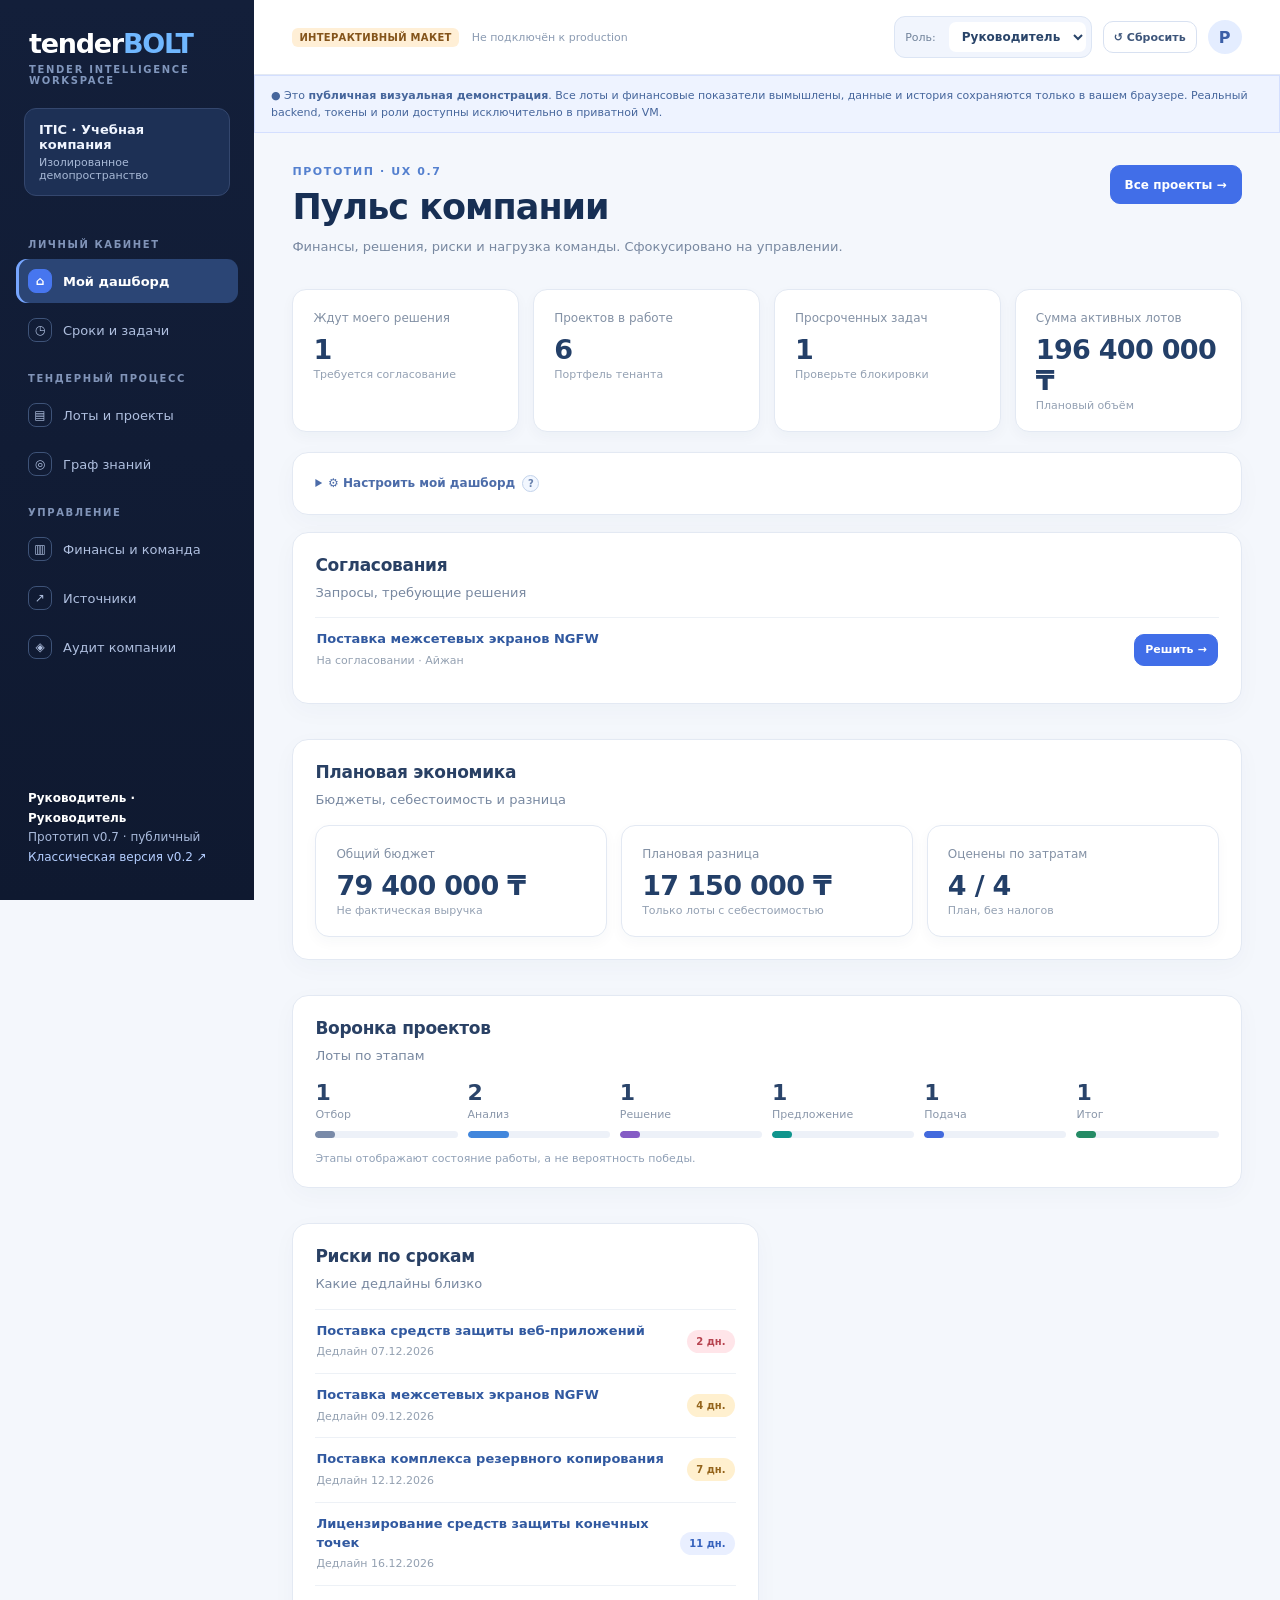
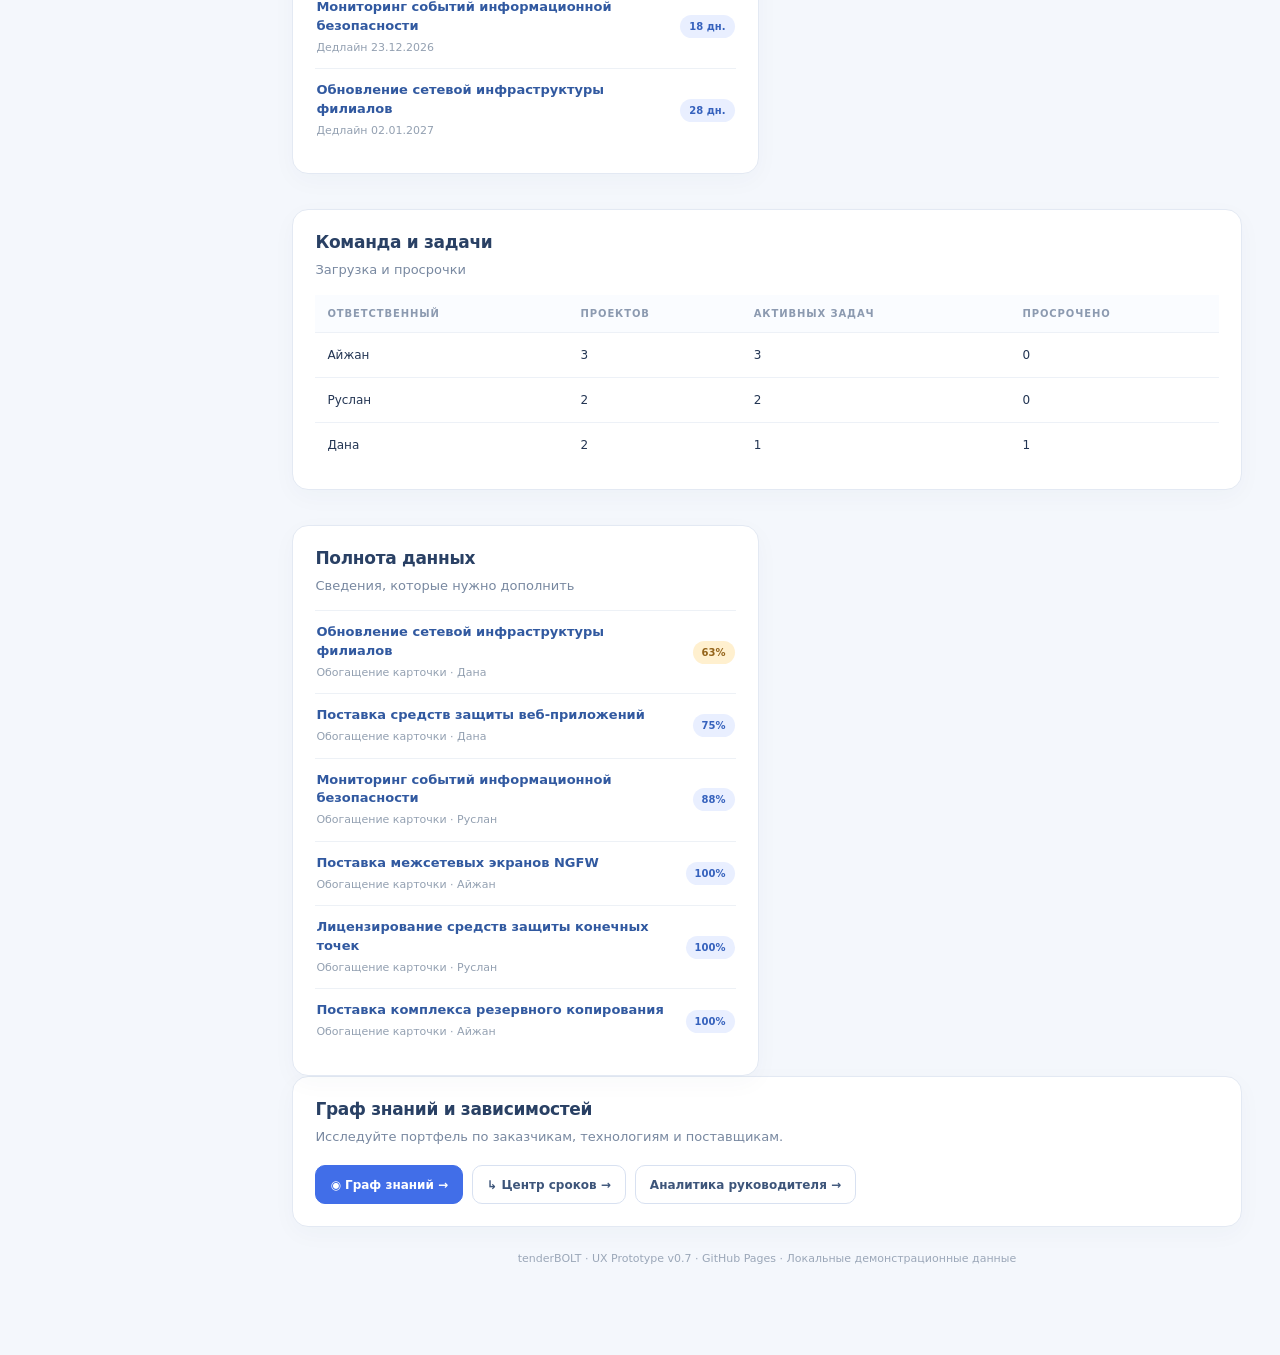
<file: index.html>
<!doctype html>
<html lang="ru">
<head>
  <meta charset="utf-8">
  <meta name="viewport" content="width=device-width,initial-scale=1">
  <meta name="theme-color" content="#111d38">
  <meta name="description" content="tenderBOLT — интерактивный статический UX-прототип руководителя и оператора с дашбордами, карточками, графом и аудитом">
  <title>tenderBOLT — интерактивный прототип v0.7</title>
  <link rel="stylesheet" href="./prototype.css">
</head>
<body>
  <div id="app" aria-live="polite"></div>
  <noscript>Для интерактивного прототипа нужен JavaScript. Исходная статическая версия доступна по адресу classic.html.</noscript>
  <script src="./prototype.js" defer></script>
</body>
</html>
</file>
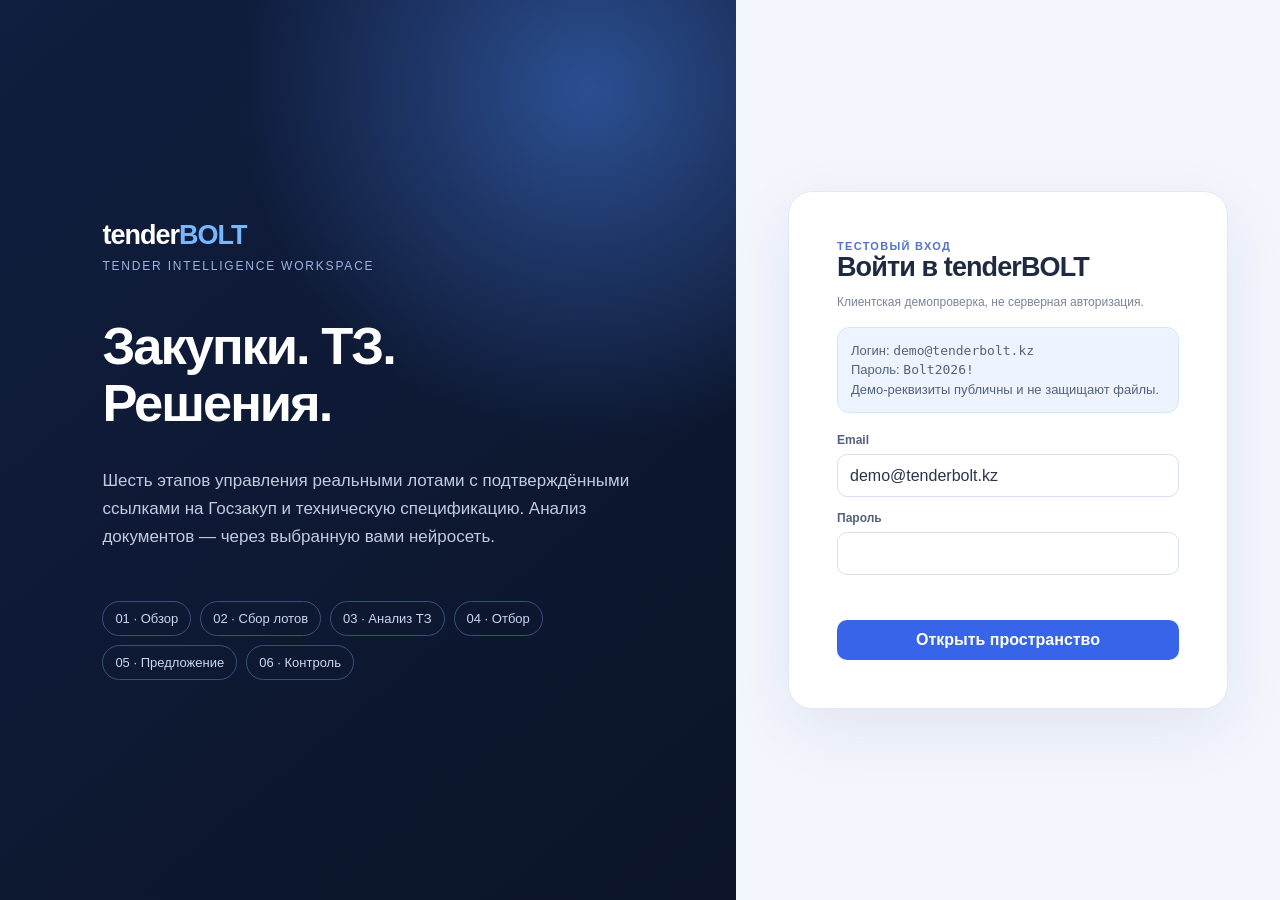
<file: classic.html>
<!doctype html>
<html lang="ru">
<head>
  <meta charset="utf-8">
  <meta name="viewport" content="width=device-width,initial-scale=1">
  <meta name="theme-color" content="#0b1428">
  <meta name="description" content="tenderBOLT — рабочее пространство по тендерам Казахстана, демонстрационный MVP">
  <title>tenderBOLT — классическое демо v0.2</title>
  <link rel="stylesheet" href="./styles.css">
</head>
<body>
  <div id="app" aria-live="polite"></div>
  <script src="./app.js" defer></script>
</body>
</html>
</file>
<file: prototype.css>
:root{color-scheme:light;font-family:Inter,ui-sans-serif,system-ui,-apple-system,"Segoe UI",Arial,sans-serif;--nav:#111d38;--nav-soft:#23395f;--primary:#416de6;--deep:#1b3156;--text:#233553;--muted:#7888a0;--line:#e3e9f3;--page:#f4f7fc;--green:#18875b;--amber:#ad761e;--red:#c34950;--blue:#3764de;--purple:#875cbe;--teal:#008e92;box-sizing:border-box}
*{box-sizing:border-box}body{margin:0;background:var(--page);color:var(--text)}button,input,textarea,select{font:inherit}button{cursor:pointer}a{color:#315bd1;text-decoration:none}a:hover{text-decoration:underline}button:focus-visible,a:focus-visible,select:focus-visible,input:focus-visible,textarea:focus-visible,summary:focus-visible{outline:3px solid #95b2ff;outline-offset:2px}.app{min-height:100vh;display:grid;grid-template-columns:254px minmax(0,1fr)}
.sidebar{background:linear-gradient(180deg,#131f3a,#0f1930);color:#d7e2fc;padding:28px 16px;display:flex;flex-direction:column;min-height:100vh;position:sticky;top:0;height:100vh;overflow-y:auto}
.logo{font-size:27px;font-weight:850;letter-spacing:-1.25px;color:#fff;padding:0 13px}.logo span{color:#70b7ff}.brand-note{margin:5px 13px 22px;font-size:10px;font-weight:800;color:#8096bc;text-transform:uppercase;letter-spacing:1.7px}.workspace-pill{margin:0 8px 22px;background:#1d3055;border:1px solid #34476e;border-radius:12px;padding:13px 14px}.workspace-pill strong{display:block;color:#f0f5ff;font-size:13px}.workspace-pill small{display:block;color:#a7b8d6;font-size:11px;margin-top:4px}.nav-heading{font-size:10px;color:#8194b8;text-transform:uppercase;letter-spacing:1.6px;font-weight:800;margin:21px 12px 9px}
.nav{display:flex;flex-direction:column;gap:5px}.nav a{padding:10px 12px;display:flex;align-items:center;gap:11px;border-radius:11px;color:#afbfdf;font-size:13px}.nav a:hover{background:#1c3056;color:#fff;text-decoration:none}.nav a.active{background:#2b4575;color:#fff;font-weight:740;box-shadow:inset 3px 0 #77a6ff}.nav-icon{width:24px;height:24px;border:1px solid #3e5378;display:inline-grid;place-items:center;border-radius:8px;font-size:12px;flex:none}.nav a.active .nav-icon{background:#4776ef;border-color:#4776ef}
.sidebar-foot{margin-top:auto;padding:22px 12px 4px;font-size:12px;color:#a9badb;line-height:1.65}.sidebar-foot strong{color:white}.sidebar-foot a{color:#b4ceff}.demo-label{display:inline-flex;align-items:center;background:#ffefd6;color:#84541b;font-size:10px;font-weight:850;border-radius:6px;padding:4px 7px;letter-spacing:.3px}
.main{min-width:0}.topbar{background:#fff;border-bottom:1px solid var(--line);height:75px;display:flex;align-items:center;justify-content:space-between;gap:14px;padding:13px clamp(18px,3vw,43px)}.topbar-left{display:flex;align-items:center;gap:13px;min-width:0}.topbar-left .tiny{color:#8b9bb2;font-size:11px}.role-switch{display:flex;align-items:center;gap:8px;background:#f1f5fd;border:1px solid #dce5f4;border-radius:11px;padding:5px}.role-switch label{font-size:11px;color:#71839b;margin:0 5px}.role-switch select{border:none;background:#fff;padding:7px 9px;border-radius:7px;font-size:12px;font-weight:750;color:#294469}.top-actions{display:flex;align-items:center;gap:11px}.circle{height:34px;width:34px;border-radius:50%;display:grid;place-items:center;background:#e4edff;font-weight:850;color:#3a5ea7}.content{max-width:1570px;margin:auto;padding:32px clamp(18px,3vw,43px) 65px}.eyebrow{font-size:11px;letter-spacing:1.6px;color:#5480cf;text-transform:uppercase;font-weight:850}.heading{display:flex;align-items:flex-start;justify-content:space-between;gap:18px;margin-bottom:25px}.heading h1{font-size:clamp(25px,2.9vw,35px);letter-spacing:-1px;margin:8px 0;color:#172f54;line-height:1.2}.subtitle{font-size:13px;line-height:1.65;color:var(--muted);margin:6px 0}.heading-actions{display:flex;gap:8px;align-items:center;flex-wrap:wrap}.btn{display:inline-flex;align-items:center;justify-content:center;gap:8px;border-radius:10px;padding:10px 14px;border:1px solid #d8e1f1;background:white;color:#3d557a;font-size:12px;font-weight:750;min-height:39px;white-space:nowrap}.btn:hover{background:#f5f8fe;text-decoration:none}.btn.primary{background:#416ee8;border-color:#416ee8;color:white}.btn.primary:hover{background:#325ccd}.btn.ghost{border:none;background:transparent}.btn.warn{color:#a94741;border-color:#e9c6c3}.btn:disabled{cursor:not-allowed;opacity:.5}.btn.small{font-size:11px;min-height:32px;padding:7px 10px}.btn.icononly{padding:7px 10px}.card{background:#fff;border:1px solid var(--line);border-radius:16px;box-shadow:0 7px 25px #16345b08;padding:22px;min-width:0}.card+.card{margin-top:18px}.card h2{font-size:17px;letter-spacing:-.3px;margin:0 0 7px;color:#294064}.card h3{font-size:13px;margin:0 0 8px;color:#345077}.hint{padding:11px 14px;background:#edf4ff;border:1px solid #d9e6ff;border-radius:10px;font-size:12px;color:#577099;line-height:1.6;margin:12px 0}.notice{padding:13px 15px;border-radius:11px;font-size:12px;line-height:1.55;margin:0 0 17px;background:#fff7e7;border:1px solid #f0ddb5;color:#8a6521}.notice.blue{background:#edf4ff;border-color:#d6e4fc;color:#4e6a99}.notice.green{background:#eaf9f1;border-color:#c5ecd7;color:#28754d}.notice.red{background:#fff0f0;border-color:#f2d0d0;color:#a44343}.help{display:inline-grid;place-items:center;border:1px solid #c3d3eb;background:#f2f7ff;color:#6982ad;width:17px;height:17px;border-radius:50%;font-size:10px;font-weight:850;vertical-align:middle;margin-left:3px;cursor:help}.muted{color:var(--muted)}.small{font-size:11px}.fine{font-size:11px;color:#90a0b6}.strong{font-weight:800}.tag{font-size:10px;font-weight:800;display:inline-flex;align-items:center;gap:5px;border-radius:99px;padding:6px 9px;background:#eef2f7;color:#64748a;white-space:nowrap}.tag.green{background:#e2f5ea;color:#128153}.tag.blue{background:#e9efff;color:#3662bd}.tag.amber{background:#fff0cf;color:#94641b}.tag.red{background:#ffe5e9;color:#b74450}.tag.purple{background:#efe9fd;color:#8355bd}.tag.teal{background:#def5f3;color:#137f7a}.tag.grey{background:#edf0f6;color:#65738a}.tag.dark{background:#dde4f2;color:#355079}
.metrics{display:grid;grid-template-columns:repeat(4,minmax(0,1fr));gap:14px;margin-bottom:20px}.metric{padding:19px 20px;border:1px solid var(--line);background:white;border-radius:14px;box-shadow:0 5px 14px #1b366109}.metric small{display:block;color:#8391a5;font-size:12px;line-height:1.5}.metric strong{display:block;font-size:27px;margin-top:7px;color:#233f68;letter-spacing:-.7px;overflow-wrap:anywhere}.metric em{font-size:11px;font-style:normal;color:#94a1b3;margin-top:3px;display:block}.grid2{display:grid;grid-template-columns:minmax(0,1.2fr) minmax(0,1fr);gap:17px}.grid3{display:grid;grid-template-columns:repeat(3,minmax(0,1fr));gap:17px}.dash-grid{display:grid;grid-template-columns:repeat(2,minmax(0,1fr));gap:17px;align-items:start}.dash-grid .wide{grid-column:span 2}.card-title{display:flex;justify-content:space-between;align-items:start;gap:12px;margin-bottom:14px}.card-title p{margin:0}.listrow{display:flex;align-items:center;gap:13px;justify-content:space-between;padding:12px 1px;border-top:1px solid #edf1f6;min-width:0}.listrow:first-child{border-top:none}.listrow strong{display:block;font-size:13px;line-height:1.45;color:#334c70}.listrow small{display:block;font-size:11px;color:#93a0b1;margin-top:4px;line-height:1.5}.listrow a{color:#3159a0}.listrow .right{flex-shrink:0}.empty{text-align:center;color:#8d9aae;font-size:12px;padding:30px 14px;border:1px dashed #dae4f1;border-radius:12px;background:#f9fbff}.pill-dot{display:inline-block;width:8px;height:8px;border-radius:50%;margin-right:7px}.priority{font-size:11px;font-weight:800}.priority.high{color:#a46d16}.priority.critical{color:#ba444c}.priority.normal{color:#49709b}.priority.low{color:#7a8fa2}
.pipeline{display:grid;grid-template-columns:repeat(6,minmax(0,1fr));gap:10px}.phase strong{display:block;font-size:22px;color:#2a446a}.phase small{display:block;color:#8a97aa;font-size:11px;margin:3px 0 10px}.track{height:7px;background:#edf1f8;border-radius:10px;overflow:hidden}.track i{display:block;height:100%;border-radius:10px;background:#416de6}.phase:nth-child(1) .track i{background:#798aa8}.phase:nth-child(2) .track i{background:#4186dc}.phase:nth-child(3) .track i{background:#855cc5}.phase:nth-child(4) .track i{background:#10958d}.phase:nth-child(5) .track i{background:#436add}.phase:nth-child(6) .track i{background:#258b65}
.tablewrap{width:100%;overflow-x:auto}table{border-collapse:collapse;width:100%;min-width:720px;text-align:left}th{font-size:10px;letter-spacing:.9px;text-transform:uppercase;color:#8c9ab0;background:#fafcff}td,th{padding:13px 12px;border-bottom:1px solid #edf1f7;vertical-align:middle}td{font-size:12px;line-height:1.5}tbody tr:hover td{background:#fafcff}tr:last-child td{border-bottom:0}.click-row{cursor:pointer}.click-row:focus-visible{outline:3px solid #8fb1ff}.table-title{font-weight:800;color:#315278;font-size:13px}.table-sub{display:block;color:#95a2b5;font-size:11px;margin-top:5px}.toolbar{display:flex;gap:11px;align-items:center;flex-wrap:wrap;margin-bottom:17px}.toolbar input{flex:1 1 250px}.toolbar select{flex:0 1 210px}
.field{width:100%;border:1px solid #d9e3f0;border-radius:10px;min-height:40px;padding:10px 12px;font-size:12px;background:white;color:#304966}.field:focus{border-color:#7195f9}.field.textarea{resize:vertical;min-height:86px;line-height:1.6}.form-grid{display:grid;grid-template-columns:repeat(2,minmax(0,1fr));gap:14px}.form-grid label{display:block;font-size:12px;color:#536a85;font-weight:750}.form-grid .full{grid-column:1/-1}.form-grid label .field{margin-top:6px}.form-grid small{display:block;color:#899ab1;font-weight:400;margin-top:5px}.form-actions{display:flex;gap:9px;align-items:center;justify-content:flex-start;flex-wrap:wrap;margin-top:18px}
.tabs{display:flex;align-items:center;gap:5px;flex-wrap:wrap;background:#edf2fa;border:1px solid #e0e8f4;padding:5px;border-radius:11px;margin-bottom:18px;width:max-content;max-width:100%}.tab{border:0;background:transparent;border-radius:8px;color:#6a7f9d;font-size:12px;padding:9px 12px;font-weight:760;white-space:nowrap}.tab.active{background:white;color:#315cb1;box-shadow:0 2px 6px #2d4e751a}
.steps{display:grid;grid-template-columns:repeat(6,minmax(0,1fr));gap:6px;margin-top:16px}.step{border-top:5px solid #dfe5f1;border-radius:5px;background:#f5f7fb;padding:12px 8px;color:#8793a5;min-height:69px}.step strong{font-size:11px;display:block;margin-bottom:7px}.step small{font-size:11px}.step.done{background:#edf9f2;border-top-color:#258c63;color:#297350}.step.current{background:#eaf2ff;border-top-color:#436fe4;color:#2e60b3}.item-detail{display:grid;grid-template-columns:minmax(0,1.35fr) minmax(290px,1fr);align-items:start;gap:18px}.form-note{font-size:12px;color:#8997ab;line-height:1.55}.taskcheck{width:28px;height:28px;border:1px solid #ccd9eb;border-radius:9px;background:white;font-size:16px;color:#5576b5}.taskcheck.done{background:#e9f9ef;border-color:#c4e8d1;color:#19834e}.done-text{text-decoration:line-through;color:#98a3b5!important}.tags{display:flex;flex-wrap:wrap;gap:7px;margin:12px 0}.chip{display:inline-flex;align-items:center;gap:6px;padding:7px 9px;background:#edf2ff;border-radius:8px;color:#4263a3;font-size:11px;font-weight:800}.chip button{border:none;background:transparent;color:#7490bd;font-weight:850;padding:0 2px}.taskline{display:flex;gap:10px;align-items:center;padding:11px 0;border-bottom:1px solid #edf1f7}.taskline>div{flex:1}.taskline strong{font-size:12px}.taskline small{display:block;color:#94a1b4;font-size:11px;margin-top:4px}.auditline{padding:13px 2px;border-top:1px solid #e9eef6}.auditline strong{font-size:12px}.auditline small{font-size:11px;color:#94a3b6;display:block;margin-top:4px}.auditline code{font:11px ui-monospace,SFMono-Regular,Consolas,monospace;background:#f2f6fe;padding:4px 6px;border-radius:5px;overflow-wrap:anywhere}.auditmeta{display:flex;gap:9px;flex-wrap:wrap;margin:8px 0}
.graph-shell{padding:0;overflow:hidden}.graphbar{padding:14px 16px;display:flex;gap:9px;align-items:center;flex-wrap:wrap;border-bottom:1px solid var(--line)}.graphbar input{max-width:280px}.graph-body{display:grid;grid-template-columns:minmax(0,1fr) 270px}.graphstage{background:radial-gradient(circle at center,#fff,#f4f8ff);border-right:1px solid #e2e9f4;min-height:540px;position:relative;overflow:hidden}.graphstage svg{width:100%;height:540px;touch-action:none}.graphinfo{padding:18px;max-height:540px;overflow:auto}.graphinfo h3{font-size:15px;color:#2b4264;margin:8px 0}.legend{display:flex;gap:13px;align-items:center;flex-wrap:wrap;padding:13px 17px;border-top:1px solid #e9eef5}.legend span{font-size:11px;color:#708199}.graphnode{cursor:pointer;outline:none}.graphnode:focus circle{stroke:#fff;stroke-width:6}.graphnode text{pointer-events:none;font-size:11px;paint-order:stroke;stroke:white;stroke-width:3px;stroke-linejoin:round;font-weight:740;fill:#334763}.graphrel{display:block;border:0;border-top:1px solid #e7edf6;background:none;text-align:left;width:100%;padding:11px 0;font-size:12px;color:#425a82;cursor:pointer}.graphrel:hover{background:#f5f9ff}
details.settings{margin:0 0 17px}.settings summary{cursor:pointer;font-size:12px;color:#4c6ca9;font-weight:780}.settings-grid{display:grid;grid-template-columns:repeat(2,minmax(0,1fr));gap:10px;margin:16px 0}.settingrow{display:flex;align-items:center;gap:9px;background:#f5f8ff;border:1px solid #e3ebf8;padding:10px;border-radius:9px;font-size:12px}.settingrow label{flex:1}.settingrow input{accent-color:#426ce8}.settingrow .arrows{display:flex;gap:4px}.settingrow .arrows button{border:1px solid #d7e1f3;background:white;border-radius:6px;padding:4px 7px}
.auditlist{display:grid;gap:8px}.audit-entry{background:#fafcff;border:1px solid #e2e9f4;border-radius:10px;padding:12px 14px}.audit-entry summary{cursor:pointer;display:flex;align-items:center;justify-content:space-between;gap:12px}.audit-entry small{display:block;color:#8c9aae;margin-top:4px}.audit-entry pre{font-size:11px;background:#eef3fc;border-radius:7px;padding:12px;overflow:auto;white-space:pre-wrap;word-break:break-word}
.banner-preview{background:#eef3ff;border:1px solid #d4dfff;color:#46669c;font-size:11px;padding:11px 16px;line-height:1.55}.toast{position:fixed;bottom:23px;right:23px;background:#1c355a;color:white;padding:13px 18px;border-radius:11px;box-shadow:0 12px 35px #132b4b44;font-size:12px;z-index:10;max-width:320px}.footer{text-align:center;color:#9ba7b8;font-size:11px;padding:25px 0}.hide{display:none!important}
@media(max-width:1250px){.grid3{grid-template-columns:repeat(2,minmax(0,1fr))}.pipeline{grid-template-columns:repeat(3,minmax(0,1fr))}.graph-body{grid-template-columns:1fr}.graphinfo{max-height:none;border-top:1px solid var(--line)}}
@media(max-width:990px){.app{grid-template-columns:70px minmax(0,1fr)}.sidebar{padding:23px 8px}.sidebar .logo{font-size:0;padding:0;text-align:center}.sidebar .logo:after{content:"⚡";font-size:26px}.brand-note,.workspace-pill,.sidebar-foot,.nav-heading,.nav a .nav-label{display:none}.nav a{justify-content:center;padding:9px 3px}.nav-icon{width:36px;height:36px}.nav{gap:8px;margin-bottom:11px}.grid2,.item-detail{grid-template-columns:1fr}}
@media(max-width:650px){.app{display:block}.sidebar{height:auto;min-height:0;position:relative;display:block;padding:13px}.sidebar .logo{font-size:18px;text-align:left}.sidebar .logo:after{content:none}.nav{display:flex;flex-direction:row;overflow-x:auto;gap:4px;margin:9px 0}.nav a{padding:5px}.nav-heading,.workspace-pill,.sidebar-foot{display:none}.nav-icon{width:32px;height:32px}.content{padding:23px 14px 45px}.topbar{padding:11px 14px;height:auto;flex-wrap:wrap}.topbar-left .tiny{display:none}.heading{flex-direction:column}.metrics{grid-template-columns:repeat(2,minmax(0,1fr))}.metric{padding:14px}.metric strong{font-size:19px}.grid3,.dash-grid,.settings-grid,.form-grid{grid-template-columns:1fr}.dash-grid .wide,.form-grid .full{grid-column:auto}.card{padding:16px}.pipeline{grid-template-columns:repeat(2,minmax(0,1fr))}.steps{grid-template-columns:repeat(3,minmax(0,1fr))}.graphstage,.graphstage svg{min-height:370px;height:370px}.top-actions{width:100%;justify-content:space-between}}
</file>
<file: styles.css>
:root{font-family:Inter,-apple-system,BlinkMacSystemFont,"Segoe UI",Arial,sans-serif;color:#1f2940;background:#f4f6fb;font-synthesis:none}*{box-sizing:border-box}body{margin:0}button,input,select,textarea{font:inherit}button{cursor:pointer}a{color:#315be6}button:focus-visible,input:focus-visible,select:focus-visible,textarea:focus-visible{outline:3px solid #87a5ff;outline-offset:2px}.login-shell{min-height:100vh;display:grid;grid-template-columns:1.15fr .85fr;background:#0e1730}.login-hero{display:flex;flex-direction:column;justify-content:center;padding:clamp(40px,8vw,120px);background:radial-gradient(circle at 80% 10%,#2c4f92 0,transparent 35%),linear-gradient(140deg,#101e3f,#0b1428);color:#fff}.brand{font-size:27px;font-weight:850;letter-spacing:-1px}.brand .bolt{color:#76b8ff}.brand-note{font-size:12px;letter-spacing:1.8px;color:#9db3e2;text-transform:uppercase;margin-top:8px}.login-hero h1{font-size:clamp(34px,4.1vw,60px);line-height:1.08;letter-spacing:-2px;margin:45px 0 18px;max-width:720px}.login-hero p{max-width:590px;color:#c2cbe0;font-size:17px;line-height:1.65}.hero-steps{display:flex;flex-wrap:wrap;gap:9px;margin-top:33px}.hero-steps span{border:1px solid #385080;border-radius:24px;padding:9px 12px;color:#cbd6f3;font-size:13px}.login-side{display:flex;align-items:center;justify-content:center;padding:32px;background:#f3f6fd}.login-card{width:min(100%,440px);background:white;padding:clamp(28px,4vw,48px);border:1px solid #e3e8f2;border-radius:24px;box-shadow:0 20px 65px #14255014}.login-card h2{font-size:27px;letter-spacing:-.9px;margin:0 0 8px}.muted{color:#7a8599}.small{font-size:12px}.hint{font-size:13px;color:#53627b;background:#edf4ff;border:1px solid #d6e5ff;border-radius:12px;padding:13px;margin:18px 0;line-height:1.5}.login-card form{display:grid;gap:14px;margin-top:20px}.label{display:block;font-size:12px;font-weight:750;color:#54617b;margin:0 0 7px}.field{width:100%;background:#fff;border:1px solid #d9e0ef;border-radius:10px;padding:11px 12px;color:#29354c;min-height:43px}.field:focus{border-color:#526bf4}.btn{display:inline-flex;align-items:center;justify-content:center;gap:8px;border:1px solid transparent;border-radius:10px;padding:10px 14px;font-weight:680;background:#fff;color:#314262;transition:.12s;white-space:nowrap}.btn:hover{filter:brightness(.97)}.btn-primary{color:#fff;background:#3764e8}.btn-secondary{background:#eff3fd;border-color:#dbe3fa;color:#2f54b0}.btn-danger{background:#fff4f3;color:#b6463b;border-color:#f0cdc7}.btn-ghost{background:transparent;border-color:#dbe2f0}.btn-sm{font-size:12px;padding:7px 10px}.btn-block{width:100%}.error{color:#c23e4a;font-size:13px;min-height:17px}.shell{display:grid;grid-template-columns:250px minmax(0,1fr);min-height:100vh}.sidebar{background:#111c34;color:#e9eefd;padding:27px 15px;display:flex;flex-direction:column;min-height:100vh}.sidebar .brand{padding:0 12px}.sidebar-section{color:#7f91b5;letter-spacing:1.8px;font-size:10px;font-weight:750;margin:36px 12px 13px}.nav{display:flex;flex-direction:column;gap:5px}.nav button{width:100%;text-align:left;padding:11px 12px;display:flex;gap:11px;align-items:center;border:none;background:transparent;color:#aebcdb;font-size:13px;border-radius:11px}.nav button.active{background:#243b68;color:white;font-weight:700}.nav button:hover{background:#1d2e4e;color:white}.nav-num{width:25px;height:25px;border:1px solid #3b5078;border-radius:8px;display:inline-grid;place-items:center;font-size:11px;flex:none}.active .nav-num{background:#406bec;border-color:#406bec}.sidebar-bottom{margin-top:auto;padding:20px 12px 0;color:#92a4ca;font-size:12px;line-height:1.6}.sidebar-bottom button{border:0;background:transparent;color:#c8d6f8;padding:10px 0;text-align:left}.main{min-width:0}.topbar{display:flex;align-items:center;justify-content:space-between;gap:16px;padding:22px clamp(20px,3vw,48px);background:white;border-bottom:1px solid #e3e8f3}.topbar-left{display:flex;align-items:center;gap:16px;flex-wrap:wrap}.workspace-select{border:1px solid #dae3f1;padding:9px 12px;border-radius:10px;background:#f9fbff;color:#273857;max-width:240px}.topbar-actions{display:flex;align-items:center;gap:13px;flex-wrap:wrap}.avatar{width:34px;height:34px;display:grid;place-items:center;background:#e2ebff;color:#3553a6;border-radius:50%;font-size:13px;font-weight:800}.content{padding:34px clamp(20px,3vw,48px) 60px;max-width:1650px;margin:0 auto}.eyebrow{font-size:11px;letter-spacing:1.3px;text-transform:uppercase;color:#5272cc;font-weight:850}.page-heading{display:flex;justify-content:space-between;gap:16px;align-items:flex-start;margin-bottom:26px;flex-wrap:wrap}.page-heading h1{font-size:30px;letter-spacing:-1.1px;margin:9px 0}.page-heading p{color:#748097;margin:0;line-height:1.5}.actions{display:flex;gap:9px;flex-wrap:wrap}.notice{background:#fff9eb;border:1px solid #f4db9e;color:#7c601d;padding:13px 17px;border-radius:12px;font-size:13px;line-height:1.5;margin-bottom:23px}.grid{display:grid;gap:16px}.stats{grid-template-columns:repeat(4,minmax(0,1fr));margin-bottom:24px}.stat,.panel{background:#fff;border:1px solid #e4e9f2;border-radius:17px;box-shadow:0 4px 15px #1b2f6010}.stat{padding:20px 22px}.stat-label{color:#78859b;font-size:12px;font-weight:650}.stat-value{font-size:30px;font-weight:850;margin-top:9px;letter-spacing:-1.5px}.stat-foot{font-size:11px;color:#9aa4b4;margin-top:4px}.panel{padding:23px;margin-bottom:20px}.panel h2{font-size:17px;letter-spacing:-.4px;margin:0 0 8px}.panel-desc{font-size:13px;color:#7b869a;margin:0 0 17px;line-height:1.55}.toolbar{display:flex;gap:10px;align-items:end;flex-wrap:wrap;margin:0 0 19px}.toolbar .search{flex:1 1 230px}.toolbar .field{min-height:40px}.table-wrap{overflow-x:auto;width:100%}table{border-collapse:collapse;width:100%;min-width:770px;text-align:left}th{font-size:11px;text-transform:uppercase;letter-spacing:.65px;font-weight:800;color:#8d97a9;background:#f9fbff}td,th{padding:13px 12px;border-bottom:1px solid #edf0f6;vertical-align:middle}td{font-size:13px}tbody tr:last-child td{border-bottom:0}.lot-name{font-weight:750;color:#203253;max-width:310px}.sub{font-size:11px;color:#8591a5;margin-top:5px}.nowrap{white-space:nowrap}.tag{display:inline-flex;align-items:center;border-radius:20px;padding:5px 9px;font-size:11px;font-weight:750;background:#eef1f7;color:#61708c;white-space:nowrap}.tag.blue{background:#eaf0ff;color:#315abe}.tag.green{background:#e6f7ed;color:#16834a}.tag.amber{background:#fff3d9;color:#a26b0b}.tag.red{background:#ffe8e8;color:#b4444a}.source-grid{display:grid;grid-template-columns:repeat(3,minmax(0,1fr));gap:15px}.source-card{border:1px solid #e4e9f3;padding:19px;border-radius:15px;background:#fff}.source-card h3{margin:8px 0;font-size:16px}.source-card p{font-size:12px;color:#7e8aa0;min-height:54px;line-height:1.6}.source-top{display:flex;justify-content:space-between;gap:8px}.switch{display:inline-flex;align-items:center;gap:8px;font-size:12px;color:#61738e}.switch input{accent-color:#4168e7;width:17px;height:17px}.columns{display:grid;grid-template-columns:repeat(2,minmax(0,1fr));gap:18px}.form-grid{display:grid;grid-template-columns:repeat(2,minmax(0,1fr));gap:13px}.form-grid .wide{grid-column:1/-1}.form-grid .btn{align-self:end}.empty{text-align:center;padding:32px;color:#8b97a8;border:1px dashed #d7dfec;border-radius:12px;background:#fafcff}.empty strong{display:block;color:#435471;font-size:16px;margin-bottom:8px}.score{font-weight:850;font-size:20px;color:#315fe4}.analysis-list{display:grid;gap:10px}.analysis-row{display:grid;grid-template-columns:minmax(0,1fr) 70px auto;gap:12px;align-items:center;padding:14px 0;border-bottom:1px solid #edf1f8}.analysis-row:last-child{border-bottom:0}.progress{height:6px;background:#edf1f7;border-radius:9px;overflow:hidden;margin:9px 0}.progress i{display:block;height:100%;background:#537af0;border-radius:9px}.card-list{display:grid;gap:12px}.item-card{border:1px solid #e6ebf5;padding:16px;border-radius:12px}.item-card-head{display:flex;gap:12px;justify-content:space-between;align-items:flex-start}.item-card h3{font-size:14px;margin:0 0 6px}.item-card p{font-size:12px;color:#7d899c;margin:0}.item-card .actions{margin-top:13px}.quote{border:1px solid #e4e9f3;border-radius:12px;padding:15px;margin:12px 0}.quote form{display:grid;grid-template-columns:1fr 1fr auto;gap:10px;align-items:end;margin-top:13px}.quote .field{min-width:0}.kpi{font-size:12px;color:#567093;margin-top:9px}.status-select{padding:8px;border:1px solid #dfe5f0;border-radius:9px;background:white;font-size:12px;max-width:155px}.help{font-size:12px;color:#8c98a8;line-height:1.55}.footer{color:#9aa4b5;font-size:12px;margin-top:35px}.mobile-only{display:none}.toast{position:fixed;bottom:24px;right:24px;background:#203153;color:white;padding:13px 20px;border-radius:13px;box-shadow:0 13px 35px #1e2e6050;z-index:10;max-width:min(360px,90vw);font-size:13px}.input-with-btn{display:flex;gap:8px;align-items:center}.pill{display:inline-flex;background:#e8edfa;color:#4966aa;padding:5px 10px;font-size:11px;border-radius:12px;font-weight:800}.stack{display:flex;flex-direction:column;gap:10px}@media(max-width:1150px){.stats{grid-template-columns:repeat(2,minmax(0,1fr))}.source-grid{grid-template-columns:repeat(2,minmax(0,1fr))}.shell{grid-template-columns:220px minmax(0,1fr)}}@media(max-width:760px){.login-shell{grid-template-columns:1fr}.login-hero{padding:45px 26px}.login-hero h1{font-size:36px;margin:28px 0 12px}.login-hero p{font-size:14px}.login-side{padding:24px}.sidebar{min-height:0;padding:13px;position:sticky;top:0;z-index:2;grid-column:1/-1}.sidebar .brand{font-size:19px;padding:0 6px}.sidebar .brand-note,.sidebar-section,.sidebar-bottom{display:none}.nav{flex-direction:row;overflow-x:auto;gap:4px;margin-top:10px}.nav button{width:auto;min-width:max-content;font-size:11px;padding:8px}.nav-num{width:20px;height:20px}.shell{display:block}.topbar{padding:13px 19px}.content{padding:24px 17px}.page-heading h1{font-size:24px}.source-grid,.columns{grid-template-columns:1fr}.quote form{grid-template-columns:1fr}.stats{gap:10px}.stat{padding:15px}.stat-value{font-size:24px}.form-grid{grid-template-columns:1fr}.form-grid .wide{grid-column:auto}.panel{padding:16px}.analysis-row{grid-template-columns:minmax(0,1fr) 55px;gap:8px}.analysis-row .actions{grid-column:1/-1}}@media(max-width:390px){.stats{grid-template-columns:1fr 1fr}.topbar-actions .muted{display:none}}
@media(max-width:760px){.mobile-only{display:inline-flex}}

/* tenderBOLT v0.2: verified source links and AI specification handling */
.lot-links{display:flex;gap:9px;flex-wrap:wrap;align-items:center;margin:8px 0;font-size:12px;line-height:1.5}
.lot-links a{font-weight:700;text-decoration:none;color:#315ad1}
.lot-links a:hover{text-decoration:underline}
.ai-grid{display:grid;grid-template-columns:repeat(auto-fit,minmax(150px,1fr));gap:10px;margin-top:18px}
.ai-link{display:flex;justify-content:space-between;align-items:center;background:#eff4ff;color:#254ba5;text-decoration:none;font-weight:750;border:1px solid #dce6ff;border-radius:12px;padding:14px 12px;font-size:13px}
.ai-link:hover{background:#e1eaff}
.prompt-area{resize:vertical;min-height:320px;white-space:pre-wrap;font-size:13px;line-height:1.6}
.item-card .lot-links{margin-top:10px}
.visually-hidden{position:absolute;width:1px;height:1px;padding:0;margin:-1px;overflow:hidden;clip:rect(0,0,0,0);white-space:nowrap;border:0}
.source-card h3{font-size:18px}
.source-card p{min-height:0}
.analysis-row .lot-links{margin-top:7px}
@media(max-width:760px){.lot-links{font-size:12px}.topbar-actions .btn{font-size:11px;padding:7px}}
</file>
